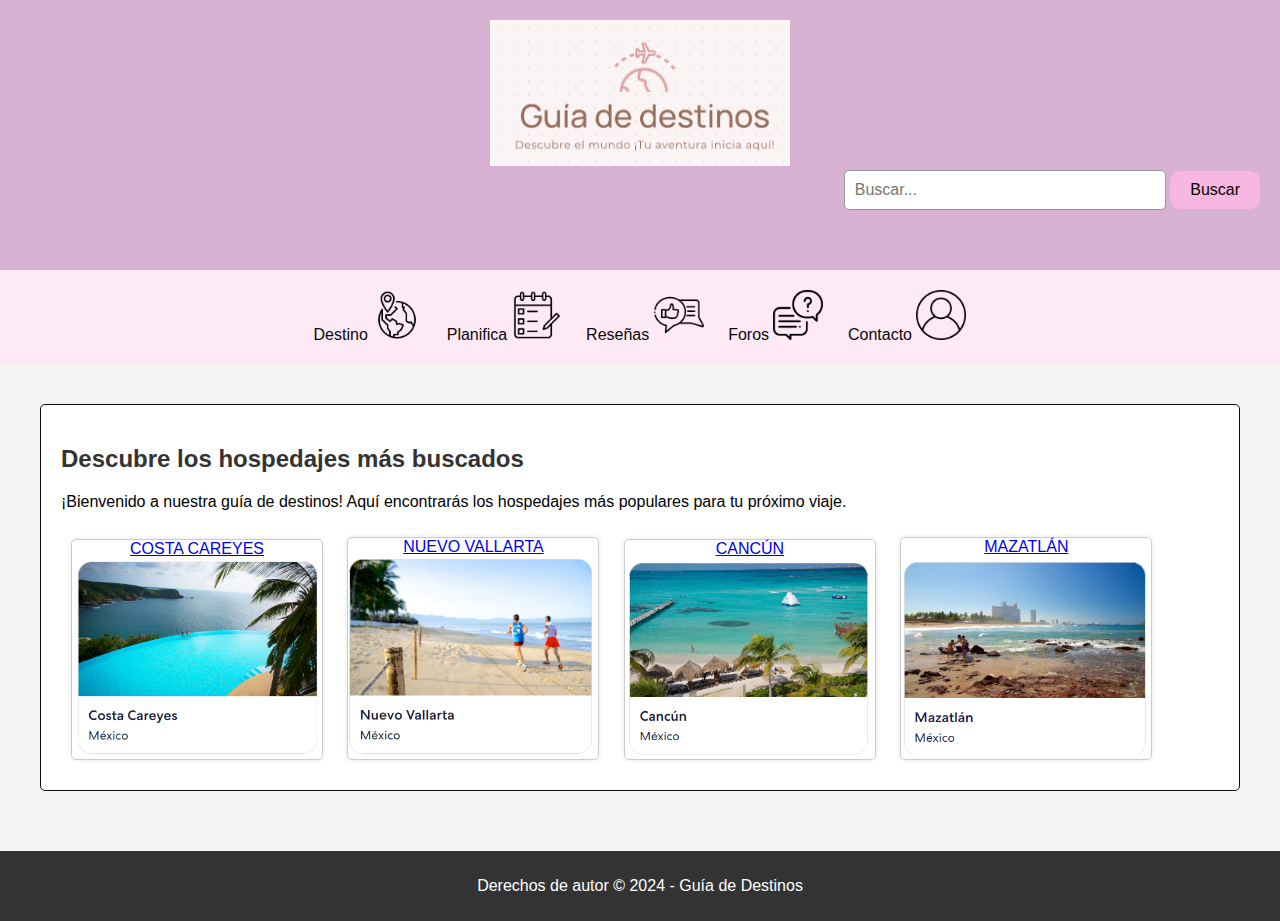
<file: index.html>
<!DOCTYPE html>
<html lang="es">
<head>
    <meta charset="UTF-8">
    <meta name="viewport" content="width=device-width, initial-scale=1.0">
    <title>Guía de Destinos</title>
    <link rel="stylesheet" href="style.css">
</head>
<body>
    <header>
        <!-- Logo de la página -->
        <a href="">
            <img src="Img/logo.png" alt="">
        </a>
        <!-- Contenedor de búsqueda con un campo de entrada y un botón -->
        <div class="search-container">
            <input type="text" id="searchInput" onkeyup="search()" placeholder="Buscar...">
            <button onclick="search()">Buscar</button>
        </div>
    </header>
   
    <nav>
        <!-- Navegación principal con enlaces a diferentes secciones del sitio -->
        <a href="./destinos.html">Destino
            <img width="50" height="50" src="Img/destino.png" alt="">       
        </a>
        <a href="./planear3.html">Planifica
            <img width="50" height="50" src="Img/planificador.png" alt="">
        </a>
        <a href="./reseñas.html">Reseñas
            <img width="50" height="50" src="Img/buena-resena.png" alt="">
        </a>
        <a href="./foro.html">Foros
            <img width="50" height="50" src="Img/conversacion.png" alt="">
        </a>
        <a href="./Contacto.html">Contacto
            <img width="50" height="50" src="Img/usuario.png" alt="">
        </a>
    </nav>
  
    <main>
        <!-- Contenedor principal de contenido -->
        <div class="container">
            <div class="destacado">
                <h2>Descubre los hospedajes más buscados</h2>
                <p>¡Bienvenido a nuestra guía de destinos! Aquí encontrarás los hospedajes más populares para tu próximo viaje.</p>

                <!-- Enlaces a diferentes destinos con imágenes -->
                <div class="card">
                    <a href="https://www.expedia.com/Hotel-Search?adults=2&destination=Costa%20Careyes%2C%20Jalisco%2C%20M%C3%A9xico&endDate=2024-04-27&regionId=601718&semdtl=&sort=RECOMMENDED&startDate=2024-04-26&theme=&useRewards=false&userIntent=">
                        COSTA CAREYES <img width="200" height="200" src="Img/CostaCareyes.png" alt="">       
                    </a>
                </div>
              
                <div class="card">
                    <a href="https://www.expedia.mx/Hotel-Search?adults=2&destination=Nuevo%20Vallarta%2C%20Nayarit%2C%20M%C3%A9xico&endDate=2024-04-27&regionId=500691&semdtl=&sort=RECOMMENDED&startDate=2024-04-26&theme=&useRewards=false&userIntent=">
                        NUEVO VALLARTA<img width="200" height="200" src="Img/NuevoVallarta.png" alt="">
                    </a>
                </div>
             
                <div class="card">
                    <a href="https://www.expedia.mx/Hotel-Search?adults=2&destination=Canc%C3%BAn%2C%20Quintana%20Roo%2C%20M%C3%A9xico&endDate=2024-04-27&regionId=179995&semdtl=&sort=RECOMMENDED&startDate=2024-04-26&theme=&useRewards=false&userIntent=">
                        CANCÚN <img width="200" height="200" src="Img/Cancun.png" alt="">
                    </a>
                </div>
            
                <div class="card">
                    <a href="https://www.expedia.mx/Hotel-Search?adults=2&destination=Mazatl%C3%A1n%2C%20Sinaloa%2C%20M%C3%A9xico&endDate=2024-04-27&regionId=180011&semdtl=&sort=RECOMMENDED&startDate=2024-04-26&theme=&useRewards=false&userIntent=">
                        MAZATLÁN <img width="200" height="200" src="Img/Mazatlan.png" alt="">
                    </a>
                </div>
           
                <!-- Comentar un enlace a Madrid -->
                <!-- <div class="card">
                    <a href="https://www.expedia.mx/Hotel-Search?startDate=2024-04-26&endDate=2024-04-27&regionId=2198&adults=2">
                        MADRID <img width="200" height="200" src="Img/Madrid.png" alt="">
                    </a>
                </div> -->
            </div>
        </div>
    </main>
   
    <footer>
        <!-- Pie de página con derechos de autor -->
        <p>Derechos de autor © 2024 - Guía de Destinos</p>
    </footer>
    
    <script>
        function search() {
            var input, filter, container, a, p, i, txtValue;

            // Obtener el valor de búsqueda del campo de entrada
            input = document.getElementById("searchInput");
            filter = input.value.toUpperCase();
            
            // Seleccionar el contenedor principal y todos los enlaces y párrafos dentro de él
            container = document.querySelector(".container");
            a = container.getElementsByTagName("a");
            p = container.getElementsByTagName("p");
            
            // Eliminar resaltados anteriores
            for (i = 0; i < a.length; i++) {
                a[i].innerHTML = a[i].innerHTML.replace(/<span class="highlight">/g, "").replace(/<\/span>/g, "");
            }
            for (i = 0; i < p.length; i++) {
                p[i].innerHTML = p[i].innerHTML.replace(/<span class="highlight">/g, "").replace(/<\/span>/g, "");
            }
            
            // Filtrar y resaltar los enlaces que coinciden con la búsqueda
            for (i = 0; i < a.length; i++) {
                txtValue = a[i].textContent || a[i].innerText;
                if (txtValue.toUpperCase().indexOf(filter) > -1) {
                    var innerHTML = a[i].innerHTML;
                    var index = innerHTML.toUpperCase().indexOf(filter);
                    if (index >= 0) { 
                        innerHTML = innerHTML.substring(0, index) + "<span class='highlight'>" + innerHTML.substring(index, index+filter.length) + "</span>" + innerHTML.substring(index + filter.length);
                        a[i].innerHTML = innerHTML;
                    }
                    a[i].style.display = "";
                } else {
                    a[i].style.display = "none";
                }
            }

            // Filtrar y resaltar los párrafos que coinciden con la búsqueda
            for (i = 0; i < p.length; i++) {
                txtValue = p[i].textContent || p[i].innerText;
                if (txtValue.toUpperCase().indexOf(filter) > -1) {
                    var innerHTML = p[i].innerHTML;
                    var index = innerHTML.toUpperCase().indexOf(filter);
                    if (index >= 0) { 
                        innerHTML = innerHTML.substring(0, index) + "<span class='highlight'>" + innerHTML.substring(index, index+filter.length) + "</span>" + innerHTML.substring(index + filter.length);
                        p[i].innerHTML = innerHTML;
                    }
                    p[i].style.display = "";
                } else {
                    p[i].style.display = "none";
                }
            }
        }
    </script>

</body>
</html>
</file>
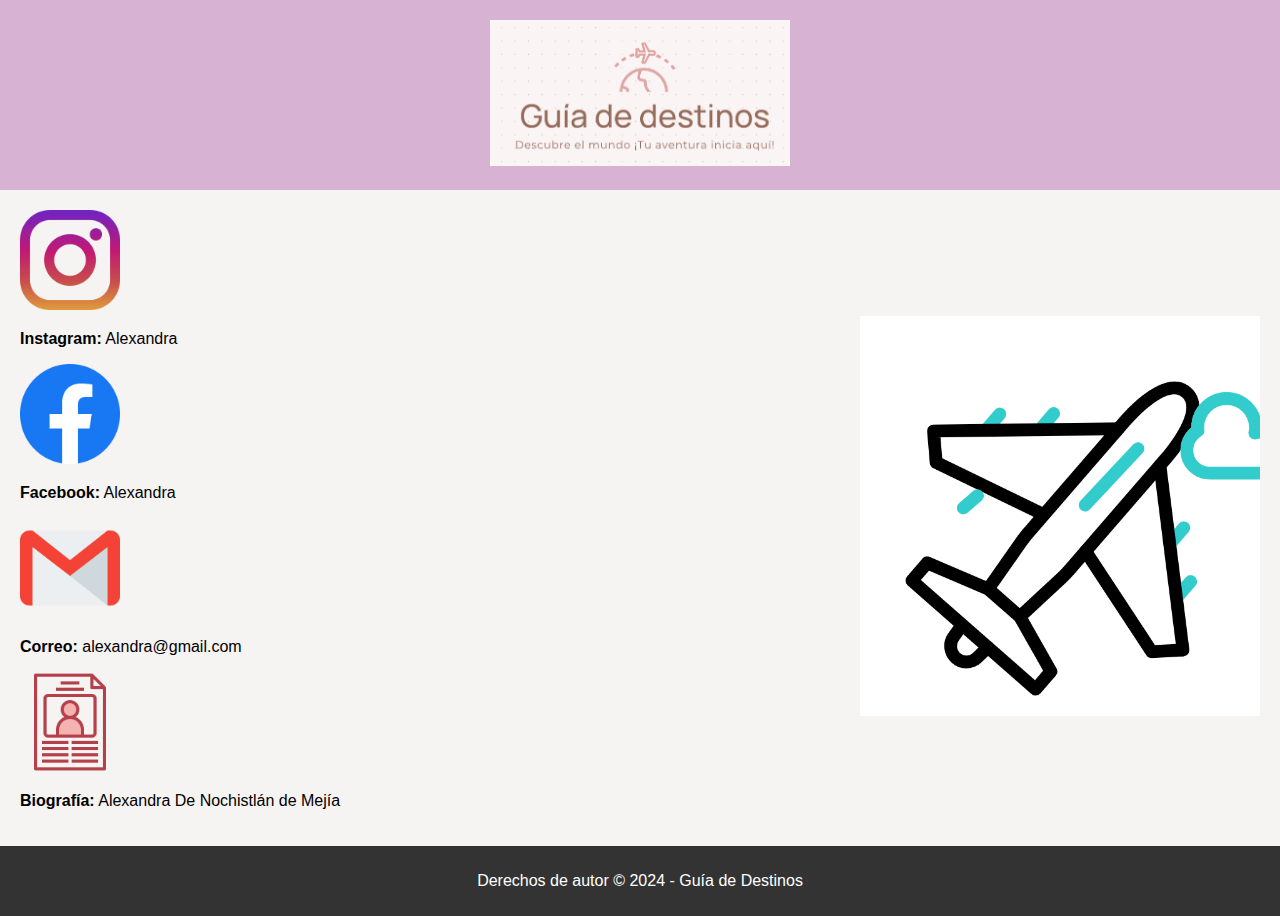
<file: Contacto.html>
<!DOCTYPE html>
<html lang="es">
<head>
  <meta charset="UTF-8">
  <meta name="viewport" content="width=device-width, initial-scale=1.0">
  <title>Contacto</title>
  <link rel="stylesheet" href="style.css">
</head>
<body>

<header>
  <!-- Logo de la empresa -->
  <img width="300" height="200" src="./Img/logo.png" alt="Logo de la empresa">
</header>

<main>
  <div class="contenedor">
    <!-- Información de contacto -->
    <div class="contact-info">
      <!-- Instagram -->
      <img width="100" height="100" src="./Img/instagram.png" alt="">
      <p><strong>Instagram:</strong> Alexandra</p>

      <!-- Facebook -->
      <img width="100" height="100" src="./Img/facebook.png" alt="">
      <p><strong>Facebook:</strong> Alexandra</p>

      <!-- Correo -->
      <img width="100" height="100" src="./Img/gmail.png" alt="">
      <p><strong>Correo:</strong> alexandra@gmail.com</p>

      <!-- Biografía -->
      <img width="100" height="100" src="./Img/biografia.png" alt="">
      <p><strong>Biografía:</strong> Alexandra De Nochistlán de Mejía</p>
    </div>

    <!-- Imagen de contacto -->
    <div class="contact-image">
      <img width="400" height="400" src="./Img/avion.gif" alt="Tu imagen">
    </div>
  </div>
</main>

<footer>
  <!-- Derechos de autor -->
  <p>Derechos de autor © 2024 - Guía de Destinos</p>
</footer>

</body>
</html>
</file>
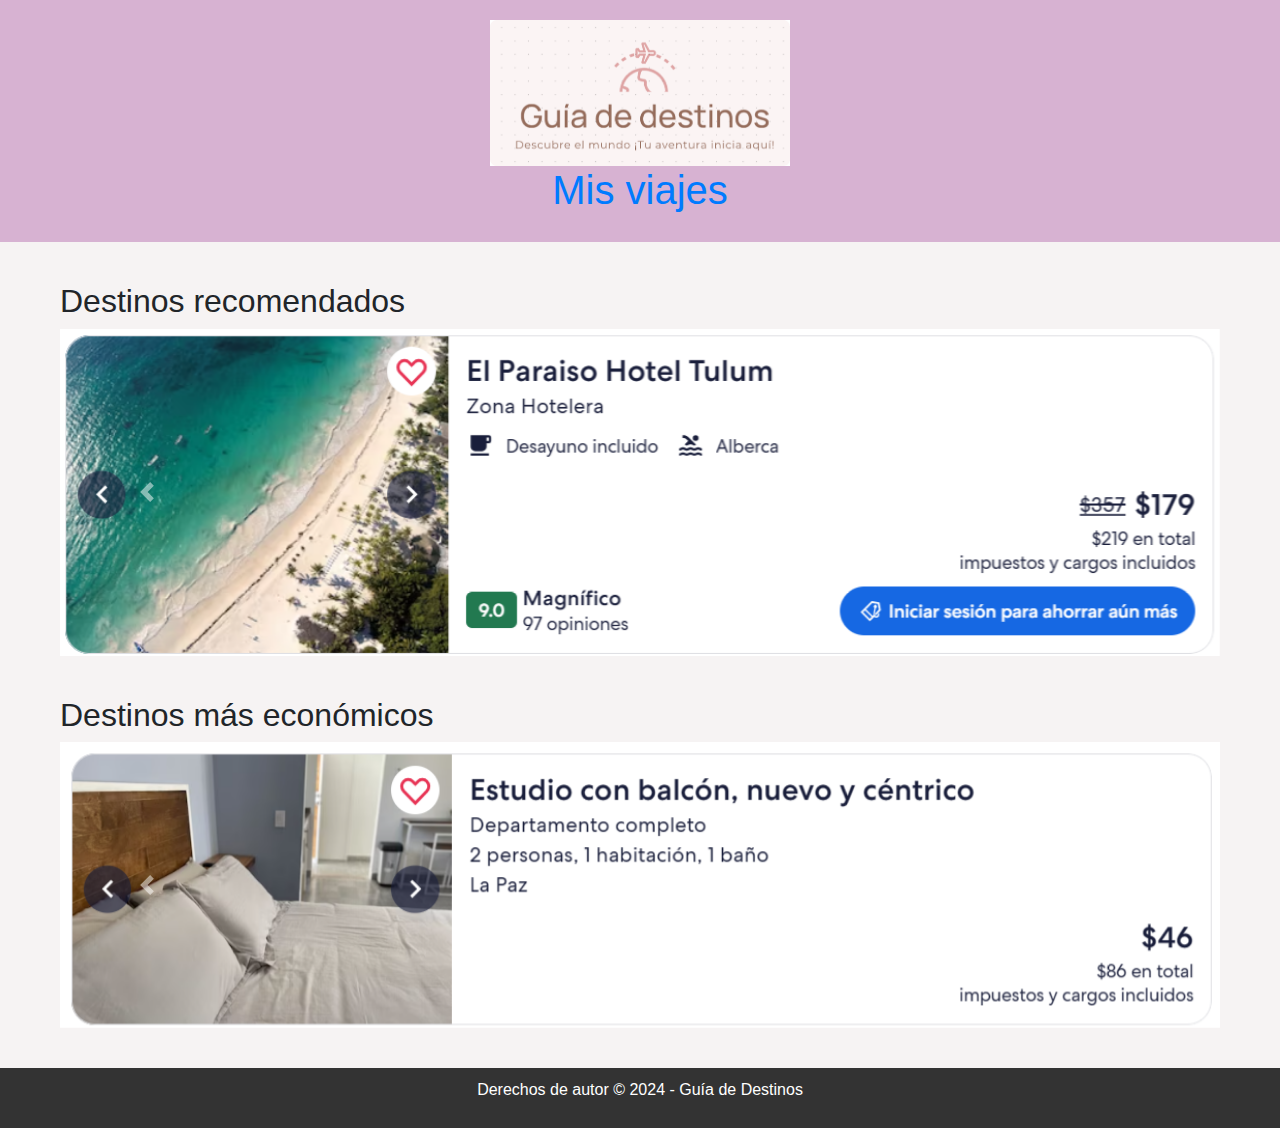
<file: destinos.html>
<!DOCTYPE html>
<html lang="es">
<head>
  <!-- Metadatos del documento -->
  <meta charset="UTF-8">
  <meta name="viewport" content="width=device-width, initial-scale=1.0">
  <title>Destinos</title>
  <!-- Enlace a la hoja de estilos de Bootstrap -->
  <link href="https://maxcdn.bootstrapcdn.com/bootstrap/4.5.2/css/bootstrap.min.css" rel="stylesheet">
  <!-- Enlace a la hoja de estilos personalizada -->
  <link rel="stylesheet" href="style.css">
</head>
<body>

<header>
  <!-- Enlace al logo de la empresa -->
  <a href="#">
    <img src="./Img/logo.png" alt="Logo de la empresa">
  </a>
  <!-- Enlace al título de la página "Mis viajes" -->
  <a href="./destinos3.html"><h1>Mis viajes</h1></a>
</header>

<main>
  <!-- Contenedor principal para los destinos recomendados -->
  <div class="container">
    <h2>Destinos recomendados</h2>
    <!-- Carrusel de Bootstrap para los destinos recomendados -->
    <div id="carouselRecomendados" class="carousel slide" data-ride="carousel">
      <div class="carousel-inner">
        <!-- Primera diapositiva activa del carrusel -->
        <div class="carousel-item active">
          <a href="https://www.expedia.com/es/Tulum-Hoteles-El-Paraiso-Hotel-Tulum.h45712913.Informacion-Hotel?chkin=2024-05-09&chkout=2024-05-10&x_pwa=1&rfrr=HSR&pwa_ts=1714084013536&referrerUrl=aHR0cHM6Ly93d3cuZXhwZWRpYS5jb20vSG90ZWwtU2VhcmNo&useRewards=false&rm1=a2&regionId=182189&destination=Tulum%2C+Quintana+Roo%2C+M%C3%A9xico&destType=MARKET&neighborhoodId=553248635939575953&latLong=20.211418%2C-87.465347&sort=RECOMMENDED&top_dp=179&top_cur=USD&userIntent=&selectedRoomType=229811167&selectedRatePlan=380373899&searchId=77913d02-0ce4-4f47-9872-26be9d787ba8&propertyName=El+Paraiso+Hotel+Tulum">
          <img class="d-block w-100" src="Img/1.1.png" alt="">       
          </a>
        </div>
        <!-- Segunda diapositiva del carrusel -->
        <div class="carousel-item">
          <a href="https://www.expedia.com/es/Tulum-Hoteles-Papaya-Playa-Project.h1500531.Informacion-Hotel?chkin=2024-05-09&chkout=2024-05-10&x_pwa=1&rfrr=HSR&pwa_ts=1714084016276&referrerUrl=aHR0cHM6Ly93d3cuZXhwZWRpYS5jb20vSG90ZWwtU2VhcmNo&useRewards=false&rm1=a2&regionId=182189&destination=Tulum%2C+Quintana+Roo%2C+M%C3%A9xico&destType=MARKET&neighborhoodId=553248635939575953&latLong=20.211418%2C-87.465347&sort=RECOMMENDED&top_dp=312&top_cur=USD&userIntent=&selectedRoomType=201915227&selectedRatePlan=386265742&searchId=77913d02-0ce4-4f47-9872-26be9d787ba8&propertyName=Papaya+Playa+Project">
           <img class="d-block w-100" src="Img/1.2.png" alt="">
          </a>
        </div>
        <!-- Tercera diapositiva del carrusel -->
        <div class="carousel-item">
          <a href="https://www.expedia.com/es/Tepatitlan-De-Morelos-Hoteles-Apartamento-En-Suite.h101242203.Informacion-Hotel?chkin=2024-05-09&chkout=2024-05-10&x_pwa=1&rfrr=HSR&pwa_ts=1714084140040&referrerUrl=aHR0cHM6Ly93d3cuZXhwZWRpYS5jb20vSG90ZWwtU2VhcmNo&useRewards=false&rm1=a2&regionId=6051279&destination=Tepatitl%C3%A1n+de+Morelos%2C+Jalisco%2C+M%C3%A9xico&destType=MARKET&latLong=20.816296%2C-102.763367&sort=RECOMMENDED&top_dp=107&top_cur=USD&userIntent=&selectedRoomType=101242203&selectedRatePlan=00016496a51f2e044028aed621b0e0eaafa1&searchId=159eb58a-8f8f-4b75-be1b-a9fd03b30ec7&propertyName=Apartamento+en+Suite">
            <img class="d-block w-100" src="Img/1.3.png" alt="">
          </a>
        </div>
        <!-- Cuarta diapositiva del carrusel -->
        <div class="carousel-item">
          <a href="https://www.expedia.com/es/Aguascalientes-Hoteles-Fiesta-Inn-Aguascalientes-Patio.h30407635.Informacion-Hotel?chkin=2024-05-09&chkout=2024-05-10&x_pwa=1&rfrr=HSR&pwa_ts=1714084266999&referrerUrl=aHR0cHM6Ly93d3cuZXhwZWRpYS5jb20vSG90ZWwtU2VhcmNo&useRewards=false&rm1=a2&regionId=315&destination=Aguascalientes%2C+Aguascalientes%2C+M%C3%A9xico&destType=MARKET&latLong=21.880852%2C-102.296016&sort=RECOMMENDED&top_dp=128&top_cur=USD&userIntent=&selectedRoomType=216021641&selectedRatePlan=260086554&searchId=65175174-ae74-4bc5-a180-06516f80ad38">
            <img class="d-block w-100" src="Img/1.4.png" alt="">
          </a>
        </div>
      </div>
      <!-- Controles del carrusel -->
      <a class="carousel-control-prev" href="#carouselRecomendados" role="button" data-slide="prev">
        <span class="carousel-control-prev-icon" aria-hidden="true"></span>
        <span class="sr-only">Anterior</span>
      </a>
      <a class="carousel-control-next" href="#carouselRecomendados" role="button" data-slide="next">
        <span class="carousel-control-next-icon" aria-hidden="true"></span>
        <span class="sr-only">Siguiente</span>
      </a>
    </div>
  </div> 
   
  <!-- Contenedor principal para los destinos más económicos -->
  <div class="container">
    <h2>Destinos más económicos</h2>
    <!-- Carrusel de Bootstrap para los destinos más económicos -->
    <div id="carouselEconomicos" class="carousel slide" data-ride="carousel">
      <div class="carousel-inner">
        <!-- Primera diapositiva activa del carrusel -->
        <div class="carousel-item active">
          <a href="https://www.expedia.com/es/La-Paz-Hoteles-Tibeti-Estudio-Con-Balcon.h91573664.Informacion-Hotel?chkin=2024-05-09&chkout=2024-05-10&x_pwa=1&rfrr=HSR&pwa_ts=1714083248084&referrerUrl=aHR0cHM6Ly93d3cuZXhwZWRpYS5jb20vSG90ZWwtU2VhcmNo&useRewards=false&rm1=a2&regionId=2005&destination=La+Paz%2C+Baja+California+Sur%2C+M%C3%A9xico&destType=MARKET&latLong=24.142641%2C-110.312752&sort=RECOMMENDED&top_dp=46&top_cur=USD&userIntent=&selectedRoomType=91573664&selectedRatePlan=00048eb6a1513d264fa28313ee749cad189f&searchId=07d1c3dd-0499-4eb5-875c-b6bdab73bde8&propertyName=Estudio+con+balc%C3%B3n%2C+nuevo+y+c%C3%A9ntrico">
            <img class="d-block w-100" src="Img/1.png" alt="">       
          </a>
        </div>
        <!-- Segunda diapositiva del carrusel -->
        <div class="carousel-item">
          <a href="https://www.expedia.com/es/La-Paz-Hoteles-Baja-Real-Hostel-Boutique.h99509542.Informacion-Hotel?chkin=2024-05-09&chkout=2024-05-10&x_pwa=1&rfrr=HSR&pwa_ts=1714083248087&referrerUrl=aHR0cHM6Ly93d3cuZXhwZWRpYS5jb20vSG90ZWwtU2VhcmNo&useRewards=false&rm1=a2&regionId=2005&destination=La+Paz%2C+Baja+California+Sur%2C+M%C3%A9xico&destType=MARKET&latLong=24.142641%2C-110.312752&sort=RECOMMENDED&top_dp=55&top_cur=USD&userIntent=&selectedRoomType=323662216&selectedRatePlan=392488761&searchId=07d1c3dd-0499-4eb5-875c-b6bdab73bde8&propertyName=Baja+Real+Hotel+Boutique">
            <img class="d-block w-100" src="Img/2.png" alt="">
          </a>
        </div>
        <!-- Tercera diapositiva del carrusel -->
        <div class="carousel-item">
          <a href="https://www.expedia.com/es/La-Manzanilla-Hoteles-Bungalows-Casa-Blanca-By-Rotamundos.h61502015.Informacion-Hotel?chkin=2024-04-26&chkout=2024-04-27&x_pwa=1&rfrr=HSR&pwa_ts=1714083301628&referrerUrl=aHR0cHM6Ly93d3cuZXhwZWRpYS5jb20vSG90ZWwtU2VhcmNo&useRewards=false&rm1=a2&regionId=601718&destination=Costa+Careyes%2C+Jalisco%2C+M%C3%A9xico&destType=MARKET&selected=95296306&latLong=19.443254%2C-105.02945&sort=RECOMMENDED&top_dp=45&top_cur=USD&userIntent=&selectedRoomType=230471339&selectedRatePlan=276403396&searchId=26a23dd9-a3af-4824-a965-4469cbc50356&propertyName=Bungalows+Casa+Blanca">
            <img class="d-block w-100" src="Img/3.png" alt="">
          </a>
        </div>
        <!-- Cuarta diapositiva del carrusel -->
        <div class="carousel-item">
          <a href="https://www.expedia.com/es/Madrid-Hoteles-Ibis-Budget-Madrid-Aeropuerto.h100619217.Informacion-Hotel?chkin=2024-05-09&chkout=2024-05-10&x_pwa=1&rfrr=HSR&pwa_ts=1714083442728&referrerUrl=aHR0cHM6Ly93d3cuZXhwZWRpYS5jb20vSG90ZWwtU2VhcmNo&useRewards=false&rm1=a2&regionId=2198&destination=Madrid%2C+Comunidad+de+Madrid%2C+Espa%C3%B1a&destType=MARKET&neighborhoodId=553248635976395181&latLong=40.416784%2C-3.703795&sort=RECOMMENDED&top_dp=75&top_cur=USD&userIntent=&selectedRoomType=323865676&selectedRatePlan=393022123&searchId=7c282aed-d5bc-41c0-8b86-e096950fe022&propertyName=Ibis+Budget+Madrid+Aeropuerto">
            <img class="d-block w-100" src="Img/4.png" alt="">
          </a>
        </div>
      </div>
      <!-- Controles del carrusel -->
      <a class="carousel-control-prev" href="#carouselEconomicos" role="button" data-slide="prev">
        <span class="carousel-control-prev-icon" aria-hidden="true"></span>
        <span class="sr-only">Anterior</span>
      </a>
      <a class="carousel-control-next" href="#carouselEconomicos" role="button" data-slide="next">
        <span class="carousel-control-next-icon" aria-hidden="true"></span>
        <span class="sr-only">Siguiente</span>
      </a>
    </div>
  </div>   
</main>

<footer>
  <!-- Pie de página con derechos de autor -->
  <p>Derechos de autor © 2024 - Guía de Destinos</p>
</footer>

<!-- Enlaces a los scripts de jQuery, Popper.js y Bootstrap para la funcionalidad del carrusel -->
<script src="https://ajax.googleapis.com/ajax/libs/jquery/3.5.1/jquery.min.js"></script>
<script src="https://cdnjs.cloudflare.com/ajax/libs/popper.js/1.16.0/umd/popper.min.js"></script>
<script src="https://maxcdn.bootstrapcdn.com/bootstrap/4.5.2/js/bootstrap.min.js"></script>

<script>
  // JavaScript para la funcionalidad del carrusel
  $(document).ready(function(){
    $('#carouselRecomendados').carousel({
      interval: 3000 // Tiempo en milisegundos entre cada transición de diapositiva
    });
  });
</script>

</body>
</html>
</file>
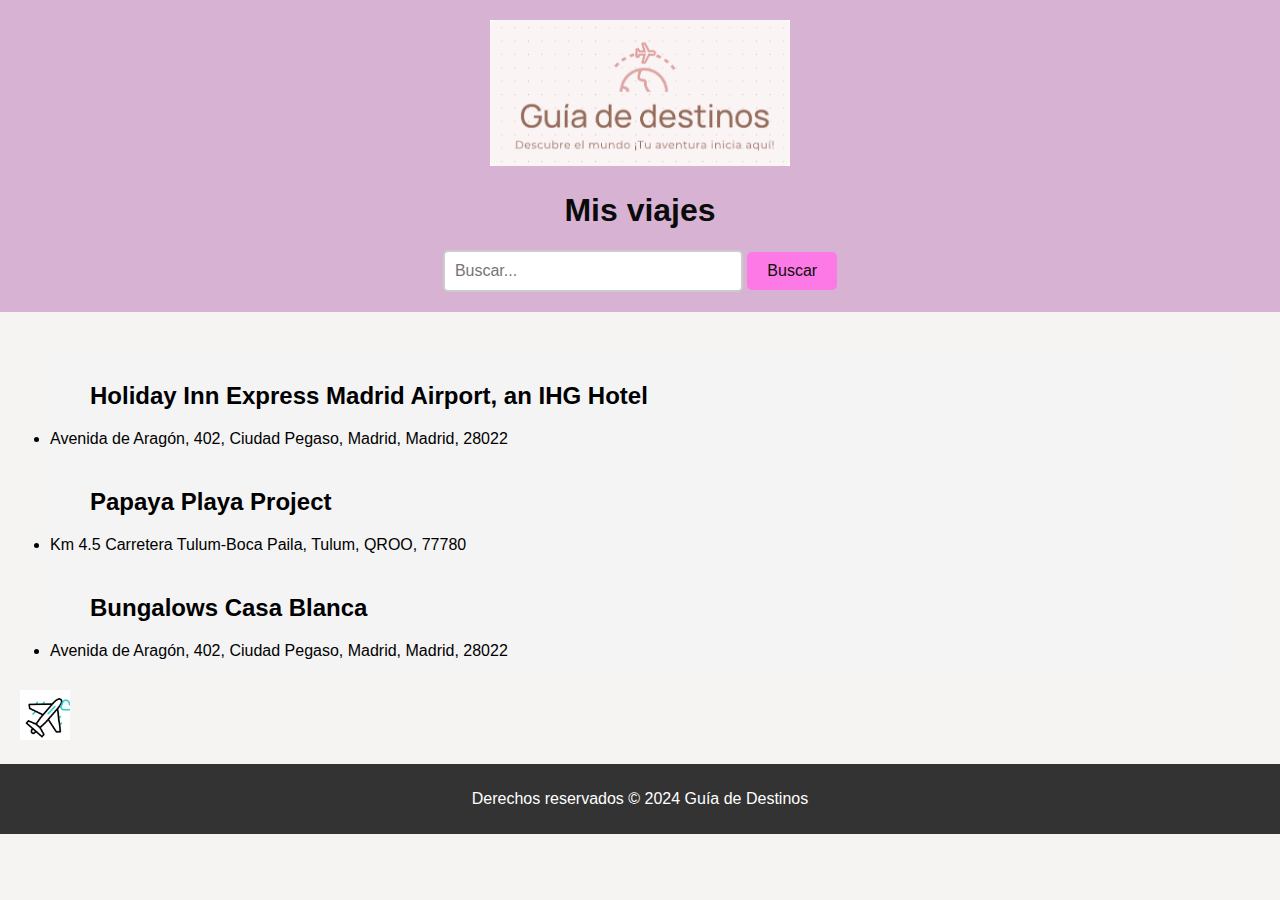
<file: destinos3.html>
<!DOCTYPE html>
<html lang="es">
<head>
  <!-- Declaración del tipo de documento y lenguaje principal -->
  <meta charset="UTF-8">
  <!-- Metadato para asegurar que el ancho de la página se ajuste al dispositivo -->
  <meta name="viewport" content="width=device-width, initial-scale=1.0">
  <!-- Título de la página -->
  <title>Mis viajes</title>
  <!-- Enlace a la hoja de estilos externa -->
  <link rel="stylesheet" href="style.css">
</head>
<body>

<header>
  <!-- Imagen del logo de la empresa -->
  <img src="./Img/logo.png" alt="Logo de la empresa">
  <!-- Título principal de la página -->
  <h1>Mis viajes</h1>
  <!-- Formulario de búsqueda -->
  <form id="searchForm" action="#" method="get">
    <!-- Campo de entrada para la búsqueda -->
    <input type="search" name="search" id="search" placeholder="Buscar...">
    <!-- Botón para enviar el formulario -->
    <button type="submit">Buscar</button>
  </form>
</header>

<main>
  <!-- Contenedor principal de las ubicaciones -->
  <div class="container">
    <!-- Primera ubicación -->
    <div class="location" id="location1">
      <ul>
        <!-- Título de la ubicación -->
        <h2>Holiday Inn Express Madrid Airport, an IHG Hotel</h2>
      </ul>
      <!-- Dirección de la ubicación -->
      <li> Avenida de Aragón, 402, Ciudad Pegaso, Madrid, Madrid, 28022</li>
    </div>
    <!-- Segunda ubicación -->
    <div class="location" id="location2">
      <ul>
        <!-- Título de la ubicación -->
        <h2>Papaya Playa Project</h2>
      </ul>
      <!-- Dirección de la ubicación -->
      <li> Km 4.5 Carretera Tulum-Boca Paila, Tulum, QROO, 77780</li>
    </div>
    <!-- Tercera ubicación -->
    <div class="location" id="location3">
      <ul>
        <!-- Título de la ubicación -->
        <h2>Bungalows Casa Blanca</h2>
      </ul>
      <!-- Dirección de la ubicación -->
      <li> Avenida de Aragón, 402, Ciudad Pegaso, Madrid, Madrid, 28022</li>
    </div>
  </div>
  <!-- Imagen de un avión -->
  <img width="50" height="50" src="./Img/avion.gif" alt="">
</main>

<footer>
  <!-- Pie de página con derechos de autor -->
  <p>Derechos reservados &copy; 2024 Guía de Destinos</p>
</footer>

<!-- Script para añadir funcionalidad de búsqueda -->
<script>
  // Obtener el formulario de búsqueda
  const searchForm = document.getElementById('searchForm');
  // Obtener todas las ubicaciones
  const locations = document.querySelectorAll('.location');

  // Añadir un evento al formulario para manejar el envío
  searchForm.addEventListener('submit', function(event) {
    // Evitar el envío del formulario
    event.preventDefault();

    // Obtener el término de búsqueda y convertirlo a minúsculas
    const searchTerm = document.getElementById('search').value.trim().toLowerCase();

    // Recorrer todas las ubicaciones
    locations.forEach(location => {
      // Obtener el contenido de la ubicación y convertirlo a minúsculas
      const locationContent = location.textContent.trim().toLowerCase();
      // Verificar si el contenido incluye el término de búsqueda
      if (locationContent.includes(searchTerm)) {
        // Si lo incluye, mostrar la ubicación
        location.classList.remove('hidden');
      } else {
        // Si no lo incluye, ocultar la ubicación
        location.classList.add('hidden');
      }
    });
  });
</script>

</body>
</html>
</file>
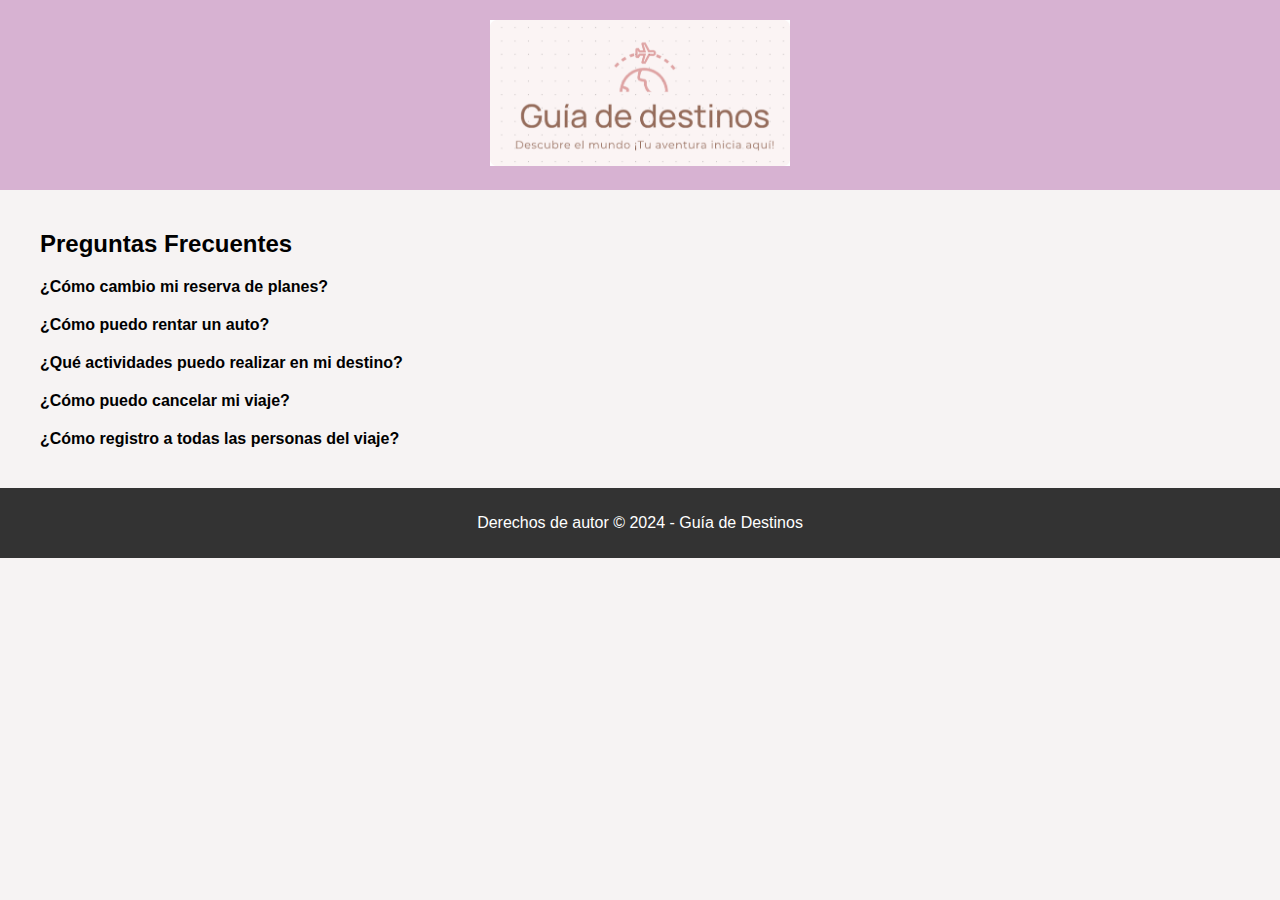
<file: foro.html>
<!DOCTYPE html>
<html lang="es">
<head>
  <meta charset="UTF-8">
  <meta name="viewport" content="width=device-width, initial-scale=1.0">
  <title>Preguntas Frecuentes</title>
  <link rel="stylesheet" href="style.css">
  <style>
    /* Estilos CSS */
    .faq-item {
      margin-bottom: 20px;
    }
    .question {
      font-weight: bold;
      cursor: pointer;
    }
    .answer {
      display: none;
      margin-top: 10px;
    }
  </style>
</head>
<body>

    <header>
        <a href="">
            <img width="300" height="200" src="Img/logo.png" alt="">
        </a>
    </header>

<div class="container">
  <h2>Preguntas Frecuentes</h2>

  <div class="faq-item">
    <div class="question">¿Cómo cambio mi reserva de planes?</div>
    <div class="answer">Puedes cambiar tu reserva de planes contactando a nuestro equipo de atención al cliente. Ellos estarán encantados de ayudarte a encontrar una solución adecuada.</div>
  </div>

  <div class="faq-item">
    <div class="question">¿Cómo puedo rentar un auto?</div>
    <div class="answer">Para rentar un auto, puedes utilizar nuestro servicio de alquiler de autos en línea. Solo necesitas ingresar tus detalles de viaje y seleccionar el auto que mejor se adapte a tus necesidades.</div>
  </div>

  <div class="faq-item">
    <div class="question">¿Qué actividades puedo realizar en mi destino?</div>
    <div class="answer">Hay una amplia variedad de actividades que puedes realizar en tu destino, como tours guiados, deportes acuáticos, excursiones culturales y mucho más. Te recomendamos explorar nuestras guías de destinos para obtener más información sobre las actividades disponibles.</div>
  </div>

  <div class="faq-item">
    <div class="question">¿Cómo puedo cancelar mi viaje?</div>
    <div class="answer">Puedes cancelar tu viaje comunicándote con nuestro equipo de soporte. Ten en cuenta que pueden aplicarse cargos por cancelación, dependiendo de la política de cancelación de tu reserva.</div>
  </div>

  <div class="faq-item">
    <div class="question">¿Cómo registro a todas las personas del viaje?</div>
    <div class="answer">Para registrar a todas las personas que viajarán contigo, simplemente proporciona sus detalles al hacer la reserva. Asegúrate de incluir la información correcta de cada pasajero para evitar problemas durante el viaje.</div>
  </div>

</div>

<script>
  // JavaScript para mostrar/ocultar respuestas
  const questions = document.querySelectorAll('.question');

  questions.forEach(question => {
    question.addEventListener('click', () => {
      const answer = question.nextElementSibling;
      answer.style.display = answer.style.display === 'block' ? 'none' : 'block';
    });
  });
</script>
<footer>
  <p>Derechos de autor © 2024 - Guía de Destinos</p>
</footer>
</body>
</html>
</file>
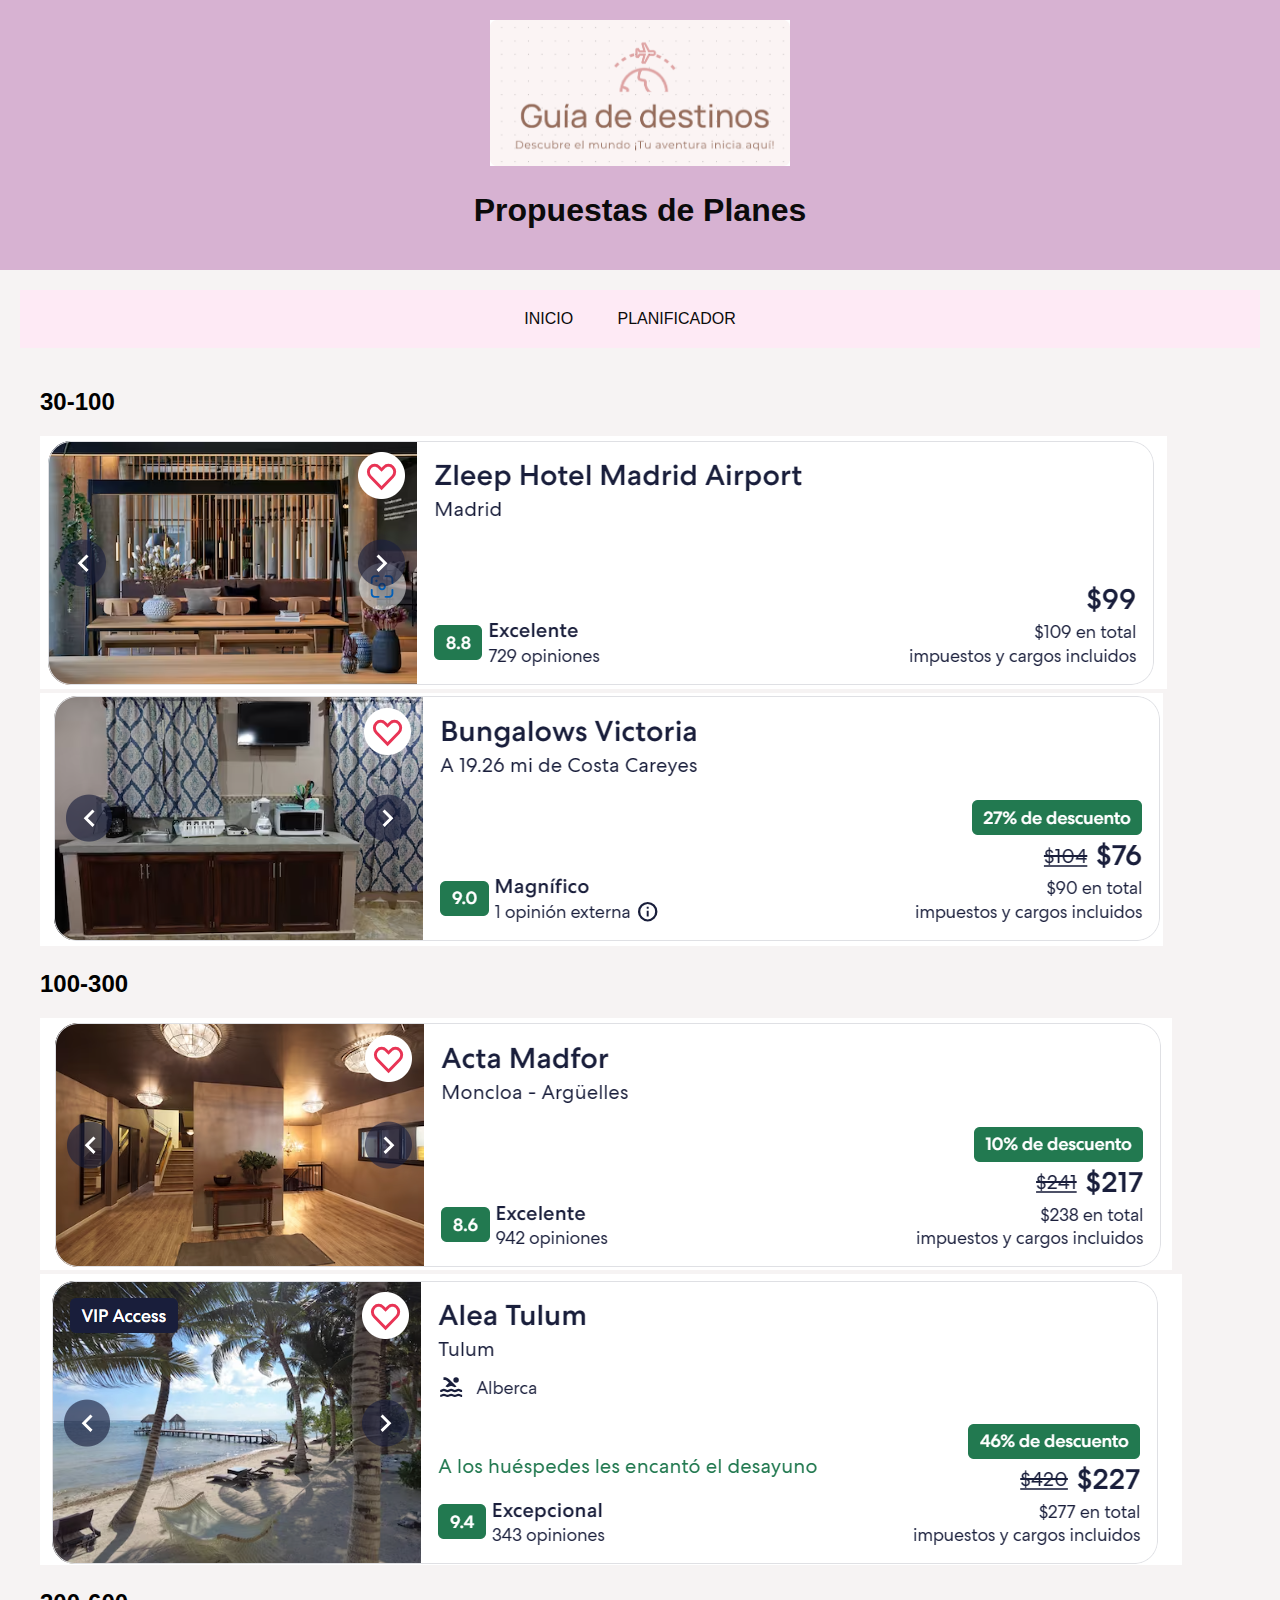
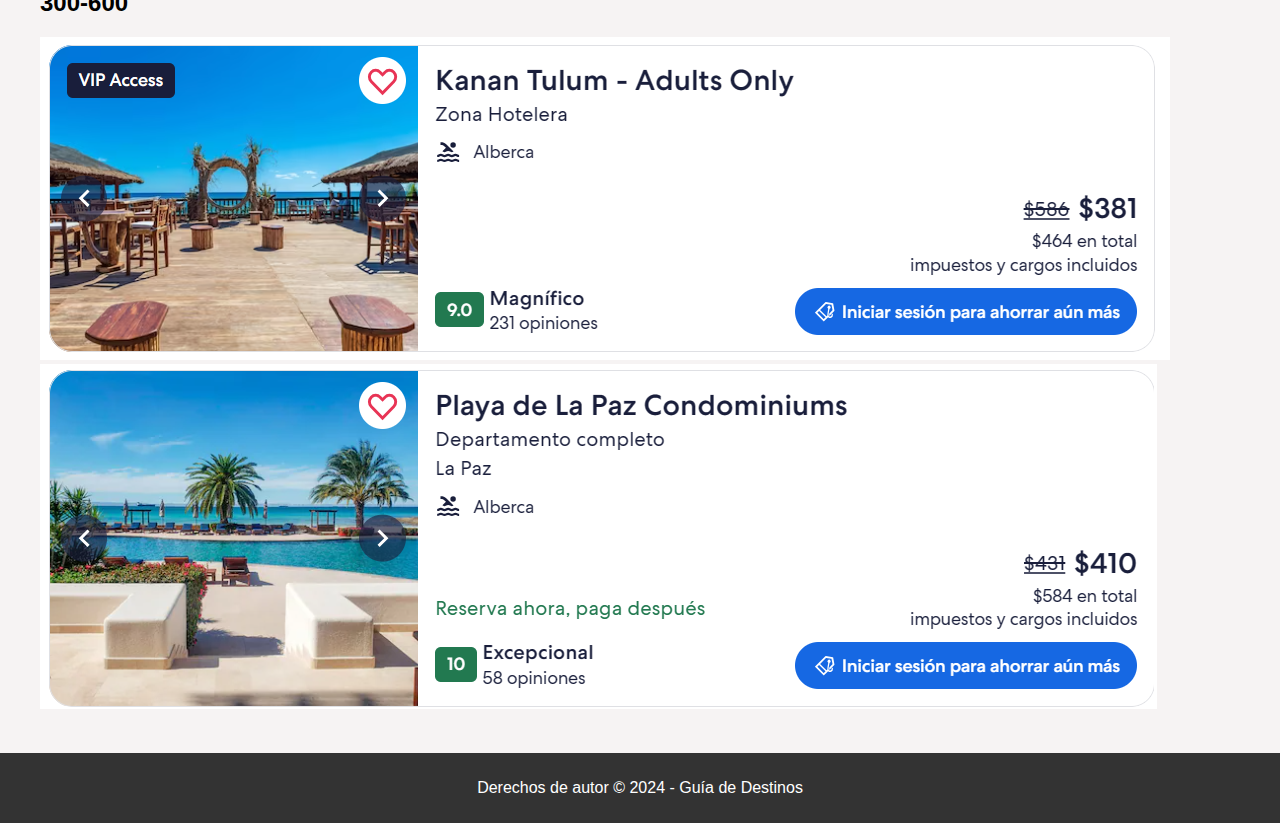
<file: Propuestas.html>
<!DOCTYPE html>
<html lang="es">
<head>
    <meta charset="UTF-8">
    <meta name="viewport" content="width=device-width, initial-scale=1.0">
    <title>Propuestas de Planes</title>
    <link rel="stylesheet" href="style.css">

</head>
<body>
    <header>
        <a href="">
            <img src="./Img/logo.png" alt="Logo">
        </a>
        <h1>Propuestas de Planes</h1>
    </header>

    <main>
        <nav>
            <ul>
                <li><a href="./index.html">INICIO</a></li>
                <li><a href="./planear3.html">PLANIFICADOR</a></li>
     
            </ul>
        </nav>
        <section class="container">
            <a name="PROPUESTA"></a>
      

            <!-- PROPUESTAS EN RANGO DE DINERO EN DOLARES -->
            <h2>30-100</h2>
            <a href="https://www.expedia.com/es/Madrid-Hoteles-Zleep-Hotel-Madrid-Airport.h83323148.Informacion-Hotel?chkin=2024-05-10&chkout=2024-05-11&x_pwa=1&rfrr=HSR&pwa_ts=1714155868170&referrerUrl=aHR0cHM6Ly93d3cuZXhwZWRpYS5jb20vSG90ZWwtU2VhcmNo&useRewards=false&rm1=a2&regionId=2198&destination=Madrid%2C+Comunidad+de+Madrid%2C+Espa%C3%B1a&destType=MARKET&neighborhoodId=553248635976395181&latLong=40.416784%2C-3.703795&sort=RECOMMENDED&top_dp=99&top_cur=USD&userIntent=&selectedRoomType=321645656&selectedRatePlan=389205837&searchId=8cb9f0a1-1ef0-46c4-87eb-bb48ee4735d9&propertyName=Zleep+Hotel+Madrid+Airport">
                <img src="Img/30-100.2.png" alt="Hotel en Madrid por 30-100 dólares">
            </a>
            <a href="https://www.expedia.com/es/La-Manzanilla-Hoteles-Bungalows-Victoria.h83042024.Informacion-Hotel?chkin=2024-04-26&chkout=2024-04-27&x_pwa=1&rfrr=HSR&pwa_ts=1714156571762&referrerUrl=aHR0cHM6Ly93d3cuZXhwZWRpYS5jb20vSG90ZWwtU2VhcmNo&useRewards=false&rm1=a2&regionId=601718&destination=Costa+Careyes%2C+Jalisco%2C+M%C3%A9xico&destType=MARKET&latLong=19.443254%2C-105.02945&sort=RECOMMENDED&top_dp=76&top_cur=USD&userIntent=&selectedRoomType=319642646&selectedRatePlan=387046614&searchId=2617522b-9990-48e1-8ba4-a66c4f18c7b5&propertyName=Bungalows+Victoria">
                <img src="Img/30-100.png" alt="Bungalows Victoria por 30-100 dólares">
            </a>

            <h2>100-300</h2>
            <a href="https://www.expedia.com/es/Madrid-Hoteles-Acta-Madfor.h5508841.Informacion-Hotel?chkin=2024-05-10&chkout=2024-05-11&x_pwa=1&rfrr=HSR&pwa_ts=1714155868169&referrerUrl=aHR0cHM6Ly93d3cuZXhwZWRpYS5jb20vSG90ZWwtU2VhcmNo&useRewards=false&rm1=a2&regionId=2198&destination=Madrid%2C+Comunidad+de+Madrid%2C+Espa%C3%B1a&destType=MARKET&neighborhoodId=179720&latLong=40.416784%2C-3.703795&sort=RECOMMENDED&top_dp=217&top_cur=USD&userIntent=&selectedRoomType=200294602&selectedRatePlan=206876306&searchId=8cb9f0a1-1ef0-46c4-87eb-bb48ee4735d9&propertyName=Acta+Madfor">
                <img src="Img/100-300.png" alt="Hotel Acta Madfor por 100-300 dólares">
            </a>
            <a href="https://www.expedia.com/es/Tulum-Hoteles-Alea-Tulum-By-Blue-Sky.h31843159.Informacion-Hotel?chkin=2024-05-10&chkout=2024-05-11&x_pwa=1&rfrr=HSR&pwa_ts=1714155956639&referrerUrl=aHR0cHM6Ly93d3cuZXhwZWRpYS5jb20vSG90ZWwtU2VhcmNo&useRewards=false&rm1=a2&regionId=182189&destination=Tulum%2C+Quintana+Roo%2C+M%C3%A9xico&destType=MARKET&latLong=20.211418%2C-87.465347&sort=RECOMMENDED&top_dp=227&top_cur=USD&userIntent=&selectedRoomType=221433081&selectedRatePlan=296383639&searchId=b2fc88d0-4fbc-4fa7-ae19-a7a7c3f3d9d6">
                <img src="Img/100-300.2.png" alt="Hotel Alea Tulum por 100-300 dólares">
            </a>

            <h2>300-600</h2>
            <a href="https://www.expedia.com/es/Tulum-Hoteles-Kanan-Tulum-Adults-Only.h36180839.Informacion-Hotel?chkin=2024-05-10&chkout=2024-05-11&x_pwa=1&rfrr=HSR&pwa_ts=1714155956650&referrerUrl=aHR0cHM6Ly93d3cuZXhwZWRpYS5jb20vSG90ZWwtU2VhcmNo&useRewards=false&rm1=a2&regionId=182189&destination=Tulum%2C+Quintana+Roo%2C+M%C3%A9xico&destType=MARKET&neighborhoodId=553248635939575953&latLong=20.211418%2C-87.465347&sort=RECOMMENDED&top_dp=381&top_cur=USD&userIntent=&selectedRoomType=216941918&selectedRatePlan=391203550&searchId=b2fc88d0-4fbc-4fa7-ae19-a7a7c3f3d9d6">
                <img src="Img/300-600.png" alt="Hotel Kanan Tulum por 300-600 dólares">
            </a>
            <a href="https://www.expedia.com/es/La-Paz-Hoteles-Playa-De-La-Paz-Condominiums.h33902368.Informacion-Hotel?chkin=2024-05-09&chkout=2024-05-10&x_pwa=1&rfrr=HSR&pwa_ts=1714156868208&referrerUrl=aHR0cHM6Ly93d3cuZXhwZWRpYS5jb20vSG90ZWwtU2VhcmNo&useRewards=false&rm1=a2&regionId=2005&destination=La+Paz%2C+Baja+California+Sur%2C+M%C3%A9xico&destType=MARKET&latLong=24.142641%2C-110.312752&sort=RECOMMENDED&top_dp=410&top_cur=USD&userIntent=&selectedRoomType=323969390&selectedRatePlan=393297266&searchId=43afd38c-11f0-4088-96de-7f5ea5689319">
                <img src="Img/300.600.2.png" alt="Playa de la Paz Condominiums por 300-600 dólares">
            </a>
        </section>
    </main>

    <footer>
        <p>Derechos de autor © 2024 - Guía de Destinos</p>
    </footer>
</body>
</html>
</file>
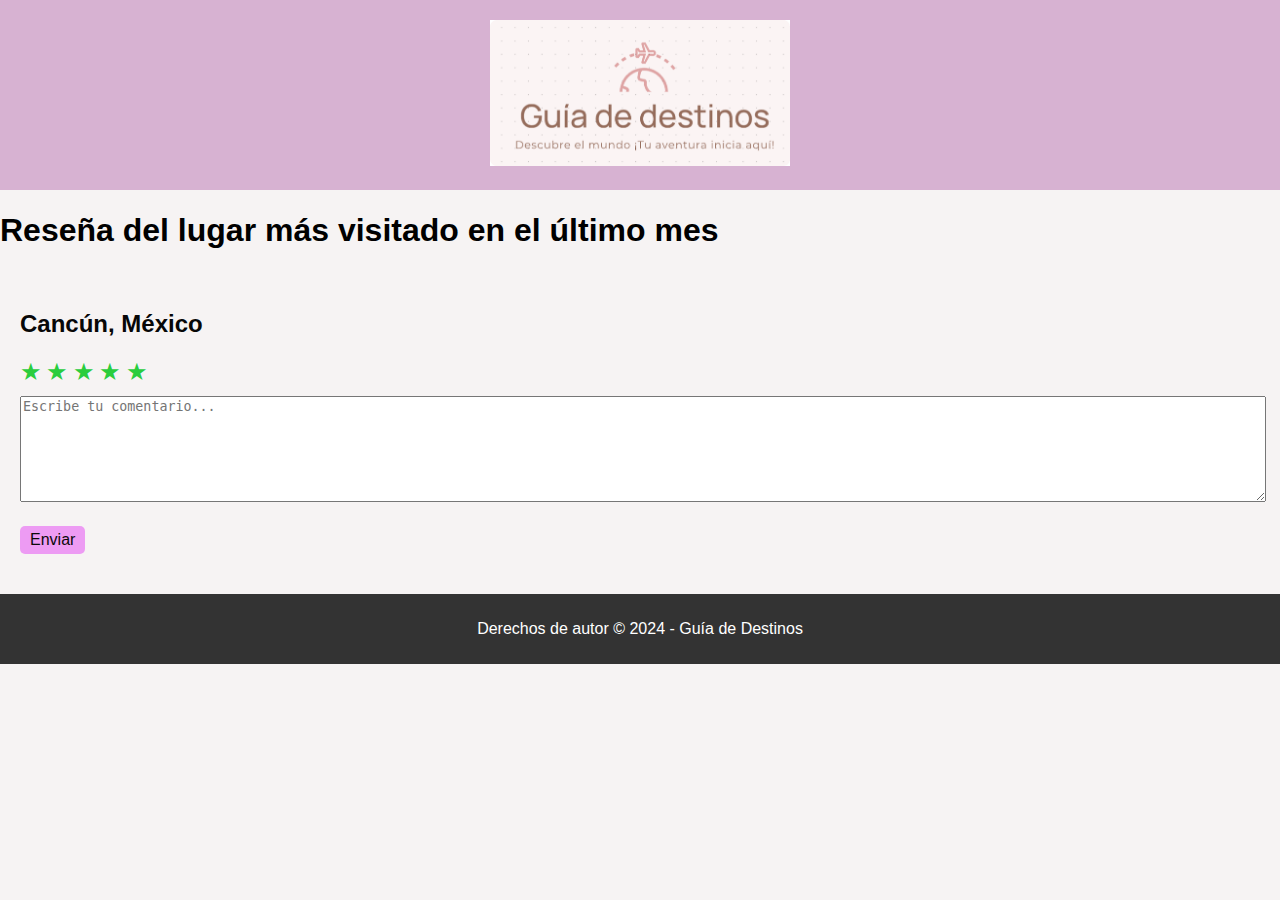
<file: reseñas.html>
<!DOCTYPE html>
<html lang="es">
<head>
  <meta charset="UTF-8">
  <meta name="viewport" content="width=device-width, initial-scale=1.0">
  <title>Reseñas</title>
  <link rel="stylesheet" href="style.css">
</head>
<body>

  <header>
    <!-- Logo de la página -->
    <a href="">
        <img src="Img/logo.png" alt="">
    </a>

</header>  
  <h1>Reseña del lugar más visitado en el último mes</h1>



 <main>
    <div class="place">
    <h2>Cancún, México</h2>
    <div class="rating">
      <span class="star" data-rating="1">★</span>
      <span class="star" data-rating="2">★</span>
      <span class="star" data-rating="3">★</span>
      <span class="star" data-rating="4">★</span>
      <span class="star" data-rating="5">★</span>
    </div>
    <textarea class="comment" placeholder="Escribe tu comentario..."></textarea>
    <button class="submit">Enviar</button>
    <div class="comment-list"></div>
  </div>
  
 </main> 

   
 <footer>
  <!-- Pie de página con derechos de autor -->
  <p>Derechos de autor © 2024 - Guía de Destinos</p>
</footer>

  <script src="main.js"></script>
</body>
</html>
</file>
<file: style.css>
/*estilo para la pagina inicio*/
    body {
      font-family: Arial, sans-serif;
      margin: 0;
      padding: 0;
      background-color: #f6f3f3;
    }
    header {
      background-color: #d7b2d2;
      color: #0b0b0b;
      text-align:center;
     /* display: flex;*/
      justify-content: space-between;
      align-items: center;
      padding: 20px; /* Ajustar el espacio alrededor de las imágenes */
    
    }
    
    header img {
      width: 300px; /* Ajusta el ancho según el tamaño de tu logo */
      height: auto; /* Esto mantiene la proporción del logo */
    }
    
    nav {
      background-color: #feeaf5;
      padding: 20px;
      text-align: center;
    }
    nav a {
      color: #090909;
      text-decoration: none;
      margin: 0 10px;
    }
    nav a:hover {
      text-decoration:none;
    }
    nav ul {
      list-style-type: none;
      margin: 0;
      padding: 0;
  }
  
  nav ul li {
      display: inline-block;
      margin-right: 20px;
  }
  
  nav ul li a {
      color: #0b0b0b;
      text-decoration: none;
      transition: color 0.3s ease;
  }
  
  nav ul li a:hover {
      color: #ff00bf; /* Color de resaltado al pasar el cursor */
  }
    main {
    text-align: center end justify;
      padding: 20px;
    }

    footer {
      background-color: #333;
      color: #fff;
      padding: 10px;
      text-align: center;  
    }
    .faq-item {
      margin-bottom: 20px;
    }
    .question {
      font-weight: bold;
      cursor: pointer;
    }
    .answer {
      display: none;
      margin-top: 10px;
    }
    .container {
      max-width: 1200px;
      margin: 0 auto;
      padding: 20px;
    }
    .stars-container {
      display: flex;
      align-items: center;
      margin-bottom: 10px;
    }
    .destacado {
      background-color: #fff;
      border: 1px solid #0c0c0c;
      border-radius: 5px;
      padding: 20px;
      margin-bottom: 20px;
    }
    .destacado h2 {
      color: #333;
    }
    .location {
      background-color: #f4f4f4;
      padding: 10px;
      border-radius: 5px;
    }
    /*ESTILO reseña*/                       
    
    .place {
      margin-bottom: 20px;
    }
    
    .rating {
      margin-bottom: 10px;
    }
    
    .star {
      font-size: 24px;
      cursor: pointer;
      color: rgb(42, 205, 61);
    }
    
    .star.selected {
      color: gold;
    }
    
    .comment {
      width: 100%;
      height: 100px;
      margin-bottom: 10px;
    }
    
    .submit {
      padding: 5px 10px;
      background-color: #ed9bf3;
      color: #0b0a0a;
      border: none;
      cursor: pointer;
    }
    
    .comment-list div {
      margin-bottom: 5px;
    }
/*reseña*/
.place
{
 color: #070707;
}

    /* Estilos de ejemplo para ocultar elementos */
    .hidden {
      display: none;
    }
    label {
      display: block;
      margin-bottom: 10px;
    }
     
    /* Estilos básicos para la barra de búsqueda */
    .search-container {
      margin-bottom: 20px;
      text-align: right;
    }
    .search-container input[type=text] {
      padding: 10px;
      width: 300px;
      border-radius: 5px;
      border: 1px solid #999898;
      font-size: 16px;
    }
    .search-container button {
      padding: 10px 20px;
      background-color: #f8b7e0;
      color: rgb(2, 2, 2);
      border: none;
      border-radius: 10px;
      cursor: pointer;
      font-size: 16px;
    }
    .search-container button:hover {
      background-color: #6e9dcc;
    }
    input[type="text"],
    select {
      width: 100%;
      padding: 10px;
      margin-bottom: 20px;
      border-radius: 5px;
      border: 1px solid #ccc;
      font-size: 16px;
    }
    input[type="submit"] {
      background-color: #f574e8;
      color: rgb(12, 12, 12);
      border: none;
      border-radius: 5px;
      padding: 10px 20px;
      font-size: 16px;
      cursor: pointer;
    }
    input[type="submit"]:hover {
      background-color: #e889f0;
    }

/* estilo para la pagina de destinos*/
.contenedor {
  display: flex;
  justify-content: space-between;
  align-items: center;
}
.contact-info {
  width: 50%; /* Ajustar según sea necesario */
}
/*funcionalidad extra de opacidad y transicion en imagenes*/
.contact-info img {
  transition: transform 0.3s ease, opacity 0.3s ease;
}
.contact-info img:hover {
  transform: scale(1.1);
  opacity: 0.9;
}
.contact-image {
  width: 50%; /* Ajustar según sea necesario */
  text-align: right;
}
.contact-image img {
  max-width: 100%;
  height: auto;
}
 /* Estilos para el botón */
main button {
  padding: 10px 20px;
  font-size: 16px;
  cursor: pointer;
  border-radius: 5px;
  border: 1px solid #fa92e5;
  background-color: #fdb7f2;
  color: rgb(7, 7, 7);
  margin: 10px 0;
  display: block;
  width: auto;
  box-sizing: border-box;
  transition: background-color 0.3s, color 0.3s;
}

/* Estilo para cuando el botón se encuentra en estado hover (sobre) */
main button:hover {
  background-color: #fad4f2;
  color: #050505;
}

/* Estilo para cuando el botón se encuentra en estado activo (presionado) */
main button:active {
  background-color: #222;
}

/*ESTILO PARA PONER EN TARJETAS EL INDEX*/

.card {
  display: inline-block;
  width: 250px; /* Ancho deseado para cada tarjeta */
  margin: 10px; /* Margen entre las tarjetas */
  border: 1px solid #ccc; /* Borde para cada tarjeta */
  border-radius: 5px; /* Bordes redondeados */
  box-shadow: 0 0 5px rgba(0, 0, 0, 0.1); /* Sombra para efecto de elevación */
  text-align: center; /* Centra el contenido */
}

.card img {
  width: 100%; /* Ajusta la imagen al ancho de la tarjeta */
  height: auto; /* Altura automática para mantener la proporción */
}

.card p {
  font-weight: bold;
  margin: 0;
  padding: 10px;
}


/* Clase CSS para resaltar el texto encontrado en la búsqueda */
.highlight {
    background-color: rgb(246, 194, 243);
}

/* Estilo para el formulario de búsqueda */
#searchForm {
  margin-top: 20px;
  text-align: center;
}

/* Estilo para el campo de búsqueda */
#search {
  padding: 10px;
  width: 300px;
  border: 2px solid #ccc;
  border-radius: 5px;
  font-size: 16px;
}

/* Estilo para el botón de búsqueda */
#searchForm button {
  padding: 10px 20px;
  background-color: #fd79e5;
  color: #0e0d0d;
  border: none;
  border-radius: 5px;
  cursor: pointer;
  font-size: 16px;
}

/* Estilo para el botón de búsqueda al pasar el mouse */
#searchForm button:hover {
  background-color: #e8189c;
}

/* Estilo para ocultar las ubicaciones que no coinciden con la búsqueda */
.location.hidden {
  display: none;
}

/*ESTILO PARA HACER MAS GRANDES LA IMAGEN*/
.container a img:hover {
  transform: scale(1.1);
}


@media only screen and (max-width: 600px){
             /*estilo para la pagina inicio*/
    body {
      font-family: Arial, sans-serif;
      margin: 0;
      padding: 0;
      background-color: #f6f3f3;
    }
    header {
      background-color: #d7b2d2;
      color: #0b0b0b;
      text-align:center;
     /* display: flex;*/
      justify-content: space-between;
      align-items: center;
      padding: 20px; /* Ajustar el espacio alrededor de las imágenes */
    
    }
    
    header img {
      width: 300px; /* Ajusta el ancho según el tamaño de tu logo */
      height: auto; /* Esto mantiene la proporción del logo */
    }
    
    nav {
      background-color: #feeaf5;
      padding: 20px;
      text-align: center;
    }
    nav a {
      color: #090909;
      text-decoration: none;
      margin: 0 10px;
    }
    nav a:hover {
      text-decoration:none;
    }
    nav ul {
      list-style-type: none;
      margin: 0;
      padding: 0;
  }
  
  nav ul li {
      display: inline-block;
      margin-right: 20px;
  }
  
  nav ul li a {
      color: #0b0b0b;
      text-decoration: none;
      transition: color 0.3s ease;
  }
  
  nav ul li a:hover {
      color: #ff00bf; /* Color de resaltado al pasar el cursor */
  }
    main {
    text-align: center end justify;
      padding: 20px;
    }

    footer {
      background-color: #333;
      color: #fff;
      padding: 10px;
      text-align: center;  
    }
    .faq-item {
      margin-bottom: 20px;
    }
    .question {
      font-weight: bold;
      cursor: pointer;
    }
    .answer {
      display: none;
      margin-top: 10px;
    }
    .container {
      max-width: 1200px;
      margin: 0 auto;
      padding: 20px;
    }
    .stars-container {
      display: flex;
      align-items: center;
      margin-bottom: 10px;
    }
    .destacado {
      background-color: #fff;
      border: 1px solid #0c0c0c;
      border-radius: 5px;
      padding: 20px;
      margin-bottom: 20px;
    }
    .destacado h2 {
      color: #333;
    }
    .location {
      background-color: #f4f4f4;
      padding: 10px;
      border-radius: 5px;
    }
    /*ESTILO reseña*/                       
    
    .place {
      margin-bottom: 20px;
    }
    
    .rating {
      margin-bottom: 10px;
    }
    
    .star {
      font-size: 24px;
      cursor: pointer;
      color: rgb(42, 205, 61);
    }
    
    .star.selected {
      color: gold;
    }
    
    .comment {
      width: 100%;
      height: 100px;
      margin-bottom: 10px;
    }
    
    .submit {
      padding: 5px 10px;
      background-color: #ed9bf3;
      color: #0b0a0a;
      border: none;
      cursor: pointer;
    }
    
    .comment-list div {
      margin-bottom: 5px;
    }
/*reseña*/
.place
{
 color: #070707;
}

    /* Estilos de ejemplo para ocultar elementos */
    .hidden {
      display: none;
    }
    label {
      display: block;
      margin-bottom: 10px;
    }
     
    /* Estilos básicos para la barra de búsqueda */
    .search-container {
      margin-bottom: 20px;
      text-align: right;
    }
    .search-container input[type=text] {
      padding: 10px;
      width: 300px;
      border-radius: 5px;
      border: 1px solid #999898;
      font-size: 16px;
    }
    .search-container button {
      padding: 10px 20px;
      background-color: #f8b7e0;
      color: rgb(2, 2, 2);
      border: none;
      border-radius: 10px;
      cursor: pointer;
      font-size: 16px;
    }
    .search-container button:hover {
      background-color: #6e9dcc;
    }
    input[type="text"],
    select {
      width: 100%;
      padding: 10px;
      margin-bottom: 20px;
      border-radius: 5px;
      border: 1px solid #ccc;
      font-size: 16px;
    }
    input[type="submit"] {
      background-color: #f574e8;
      color: rgb(12, 12, 12);
      border: none;
      border-radius: 5px;
      padding: 10px 20px;
      font-size: 16px;
      cursor: pointer;
    }
    input[type="submit"]:hover {
      background-color: #e889f0;
    }

/* estilo para la pagina de destinos*/
.contenedor {
  display: flex;
  justify-content: space-between;
  align-items: center;
}
.contact-info {
  width: 50%; /* Ajustar según sea necesario */
}
/*funcionalidad extra de opacidad y transicion en imagenes*/
.contact-info img {
  transition: transform 0.3s ease, opacity 0.3s ease;
}
.contact-info img:hover {
  transform: scale(1.1);
  opacity: 0.9;
}
.contact-image {
  width: 50%; /* Ajustar según sea necesario */
  text-align: right;
}
.contact-image img {
  max-width: 100%;
  height: auto;
}
 /* Estilos para el botón */
main button {
  padding: 10px 20px;
  font-size: 16px;
  cursor: pointer;
  border-radius: 5px;
  border: 1px solid #fa92e5;
  background-color: #fdb7f2;
  color: rgb(7, 7, 7);
  margin: 10px 0;
  display: block;
  width: auto;
  box-sizing: border-box;
  transition: background-color 0.3s, color 0.3s;
}

/* Estilo para cuando el botón se encuentra en estado hover (sobre) */
main button:hover {
  background-color: #fad4f2;
  color: #050505;
}

/* Estilo para cuando el botón se encuentra en estado activo (presionado) */
main button:active {
  background-color: #222;
}

/*ESTILO PARA PONER EN TARJETAS EL INDEX*/

.card {
  display: inline-block;
  width: 250px; /* Ancho deseado para cada tarjeta */
  margin: 10px; /* Margen entre las tarjetas */
  border: 1px solid #ccc; /* Borde para cada tarjeta */
  border-radius: 5px; /* Bordes redondeados */
  box-shadow: 0 0 5px rgba(0, 0, 0, 0.1); /* Sombra para efecto de elevación */
  text-align: center; /* Centra el contenido */
}

.card img {
  width: 100%; /* Ajusta la imagen al ancho de la tarjeta */
  height: auto; /* Altura automática para mantener la proporción */
}

.card p {
  font-weight: bold;
  margin: 0;
  padding: 10px;
}


/* Clase CSS para resaltar el texto encontrado en la búsqueda */
.highlight {
    background-color: rgb(246, 194, 243);
}

/* Estilo para el formulario de búsqueda */
#searchForm {
  margin-top: 20px;
  text-align: center;
}

/* Estilo para el campo de búsqueda */
#search {
  padding: 10px;
  width: 300px;
  border: 2px solid #ccc;
  border-radius: 5px;
  font-size: 16px;
}

/* Estilo para el botón de búsqueda */
#searchForm button {
  padding: 10px 20px;
  background-color: #fd79e5;
  color: #0e0d0d;
  border: none;
  border-radius: 5px;
  cursor: pointer;
  font-size: 16px;
}

/* Estilo para el botón de búsqueda al pasar el mouse */
#searchForm button:hover {
  background-color: #e8189c;
}

/* Estilo para ocultar las ubicaciones que no coinciden con la búsqueda */
.location.hidden {
  display: none;
}

/*ESTILO PARA HACER MAS GRANDES LA IMAGEN*/
.container a img:hover {
  transform: scale(1.1);
}
}
 
@media only screen and (max-width: 1200px){
      /*estilo para la pagina inicio*/
      body {
        font-family: Arial, sans-serif;
        margin: 0;
        padding: 0;
        background-color: #f6f3f3;
      }
      header {
        background-color: #d7b2d2;
        color: #0b0b0b;
        text-align:center;
       /* display: flex;*/
        justify-content: space-between;
        align-items: center;
        padding: 20px; /* Ajustar el espacio alrededor de las imágenes */
      
      }
      
      header img {
        width: 300px; /* Ajusta el ancho según el tamaño de tu logo */
        height: auto; /* Esto mantiene la proporción del logo */
      }
      
      nav {
        background-color: #feeaf5;
        padding: 20px;
        text-align: center;
      }
      nav a {
        color: #090909;
        text-decoration: none;
        margin: 0 10px;
      }
      nav a:hover {
        text-decoration:none;
      }
      nav ul {
        list-style-type: none;
        margin: 0;
        padding: 0;
    }
    
    nav ul li {
        display: inline-block;
        margin-right: 20px;
    }
    
    nav ul li a {
        color: #0b0b0b;
        text-decoration: none;
        transition: color 0.3s ease;
    }
    
    nav ul li a:hover {
        color: #ff00bf; /* Color de resaltado al pasar el cursor */
    }
      main {
      text-align: center end justify;
        padding: 20px;
      }
  
      footer {
        background-color: #333;
        color: #fff;
        padding: 10px;
        text-align: center;  
      }
      .faq-item {
        margin-bottom: 20px;
      }
      .question {
        font-weight: bold;
        cursor: pointer;
      }
      .answer {
        display: none;
        margin-top: 10px;
      }
      .container {
        max-width: 1200px;
        margin: 0 auto;
        padding: 20px;
      }
      .stars-container {
        display: flex;
        align-items: center;
        margin-bottom: 10px;
      }
      .destacado {
        background-color: #fff;
        border: 1px solid #0c0c0c;
        border-radius: 5px;
        padding: 20px;
        margin-bottom: 20px;
      }
      .destacado h2 {
        color: #333;
      }
      .location {
        background-color: #f4f4f4;
        padding: 10px;
        border-radius: 5px;
      }
      /*ESTILO reseña*/                       
      
      .place {
        margin-bottom: 20px;
      }
      
      .rating {
        margin-bottom: 10px;
      }
      
      .star {
        font-size: 24px;
        cursor: pointer;
        color: rgb(42, 205, 61);
      }
      
      .star.selected {
        color: gold;
      }
      
      .comment {
        width: 100%;
        height: 100px;
        margin-bottom: 10px;
      }
      
      .submit {
        padding: 5px 10px;
        background-color: #ed9bf3;
        color: #0b0a0a;
        border: none;
        cursor: pointer;
      }
      
      .comment-list div {
        margin-bottom: 5px;
      }
  /*reseña*/
  .place
  {
   color: #070707;
  }
  
      /* Estilos de ejemplo para ocultar elementos */
      .hidden {
        display: none;
      }
      label {
        display: block;
        margin-bottom: 10px;
      }
       
      /* Estilos básicos para la barra de búsqueda */
      .search-container {
        margin-bottom: 20px;
        text-align: right;
      }
      .search-container input[type=text] {
        padding: 10px;
        width: 300px;
        border-radius: 5px;
        border: 1px solid #999898;
        font-size: 16px;
      }
      .search-container button {
        padding: 10px 20px;
        background-color: #f8b7e0;
        color: rgb(2, 2, 2);
        border: none;
        border-radius: 10px;
        cursor: pointer;
        font-size: 16px;
      }
      .search-container button:hover {
        background-color: #6e9dcc;
      }
      input[type="text"],
      select {
        width: 100%;
        padding: 10px;
        margin-bottom: 20px;
        border-radius: 5px;
        border: 1px solid #ccc;
        font-size: 16px;
      }
      input[type="submit"] {
        background-color: #f574e8;
        color: rgb(12, 12, 12);
        border: none;
        border-radius: 5px;
        padding: 10px 20px;
        font-size: 16px;
        cursor: pointer;
      }
      input[type="submit"]:hover {
        background-color: #e889f0;
      }
  
  /* estilo para la pagina de destinos*/
  .contenedor {
    display: flex;
    justify-content: space-between;
    align-items: center;
  }
  .contact-info {
    width: 50%; /* Ajustar según sea necesario */
  }
  /*funcionalidad extra de opacidad y transicion en imagenes*/
  .contact-info img {
    transition: transform 0.3s ease, opacity 0.3s ease;
  }
  .contact-info img:hover {
    transform: scale(1.1);
    opacity: 0.9;
  }
  .contact-image {
    width: 50%; /* Ajustar según sea necesario */
    text-align: right;
  }
  .contact-image img {
    max-width: 100%;
    height: auto;
  }
   /* Estilos para el botón */
  main button {
    padding: 10px 20px;
    font-size: 16px;
    cursor: pointer;
    border-radius: 5px;
    border: 1px solid #fa92e5;
    background-color: #fdb7f2;
    color: rgb(7, 7, 7);
    margin: 10px 0;
    display: block;
    width: auto;
    box-sizing: border-box;
    transition: background-color 0.3s, color 0.3s;
  }
  
  /* Estilo para cuando el botón se encuentra en estado hover (sobre) */
  main button:hover {
    background-color: #fad4f2;
    color: #050505;
  }
  
  /* Estilo para cuando el botón se encuentra en estado activo (presionado) */
  main button:active {
    background-color: #222;
  }
  
  /*ESTILO PARA PONER EN TARJETAS EL INDEX*/
  
  .card {
    display: inline-block;
    width: 250px; /* Ancho deseado para cada tarjeta */
    margin: 10px; /* Margen entre las tarjetas */
    border: 1px solid #ccc; /* Borde para cada tarjeta */
    border-radius: 5px; /* Bordes redondeados */
    box-shadow: 0 0 5px rgba(0, 0, 0, 0.1); /* Sombra para efecto de elevación */
    text-align: center; /* Centra el contenido */
  }
  
  .card img {
    width: 100%; /* Ajusta la imagen al ancho de la tarjeta */
    height: auto; /* Altura automática para mantener la proporción */
  }
  
  .card p {
    font-weight: bold;
    margin: 0;
    padding: 10px;
  }
  
  
  /* Clase CSS para resaltar el texto encontrado en la búsqueda */
  .highlight {
      background-color: rgb(246, 194, 243);
  }
  
  /* Estilo para el formulario de búsqueda */
  #searchForm {
    margin-top: 20px;
    text-align: center;
  }
  
  /* Estilo para el campo de búsqueda */
  #search {
    padding: 10px;
    width: 300px;
    border: 2px solid #ccc;
    border-radius: 5px;
    font-size: 16px;
  }
  
  /* Estilo para el botón de búsqueda */
  #searchForm button {
    padding: 10px 20px;
    background-color: #fd79e5;
    color: #0e0d0d;
    border: none;
    border-radius: 5px;
    cursor: pointer;
    font-size: 16px;
  }
  
  /* Estilo para el botón de búsqueda al pasar el mouse */
  #searchForm button:hover {
    background-color: #e8189c;
  }
  
  /* Estilo para ocultar las ubicaciones que no coinciden con la búsqueda */
  .location.hidden {
    display: none;
  }
  
  /*ESTILO PARA HACER MAS GRANDES LA IMAGEN*/
  .container a img:hover {
    transform: scale(1.1);
  }
 }

 @media only screen and (max-width: 1800){
      /*estilo para la pagina inicio*/
      body {
        font-family: Arial, sans-serif;
        margin: 0;
        padding: 0;
        background-color: #f6f3f3;
      }
      header {
        background-color: #d7b2d2;
        color: #0b0b0b;
        text-align:center;
       /* display: flex;*/
        justify-content: space-between;
        align-items: center;
        padding: 20px; /* Ajustar el espacio alrededor de las imágenes */
      
      }
      
      header img {
        width: 300px; /* Ajusta el ancho según el tamaño de tu logo */
        height: auto; /* Esto mantiene la proporción del logo */
      }
      
      nav {
        background-color: #feeaf5;
        padding: 20px;
        text-align: center;
      }
      nav a {
        color: #090909;
        text-decoration: none;
        margin: 0 10px;
      }
      nav a:hover {
        text-decoration:none;
      }
      nav ul {
        list-style-type: none;
        margin: 0;
        padding: 0;
    }
    
    nav ul li {
        display: inline-block;
        margin-right: 20px;
    }
    
    nav ul li a {
        color: #0b0b0b;
        text-decoration: none;
        transition: color 0.3s ease;
    }
    
    nav ul li a:hover {
        color: #ff00bf; /* Color de resaltado al pasar el cursor */
    }
      main {
      text-align: center end justify;
        padding: 20px;
      }
  
      footer {
        background-color: #333;
        color: #fff;
        padding: 10px;
        text-align: center;  
      }
      .faq-item {
        margin-bottom: 20px;
      }
      .question {
        font-weight: bold;
        cursor: pointer;
      }
      .answer {
        display: none;
        margin-top: 10px;
      }
      .container {
        max-width: 1200px;
        margin: 0 auto;
        padding: 20px;
      }
      .stars-container {
        display: flex;
        align-items: center;
        margin-bottom: 10px;
      }
      .destacado {
        background-color: #fff;
        border: 1px solid #0c0c0c;
        border-radius: 5px;
        padding: 20px;
        margin-bottom: 20px;
      }
      .destacado h2 {
        color: #333;
      }
      .location {
        background-color: #f4f4f4;
        padding: 10px;
        border-radius: 5px;
      }
      /*ESTILO reseña*/                       
      
      .place {
        margin-bottom: 20px;
      }
      
      .rating {
        margin-bottom: 10px;
      }
      
      .star {
        font-size: 24px;
        cursor: pointer;
        color: rgb(42, 205, 61);
      }
      
      .star.selected {
        color: gold;
      }
      
      .comment {
        width: 100%;
        height: 100px;
        margin-bottom: 10px;
      }
      
      .submit {
        padding: 5px 10px;
        background-color: #ed9bf3;
        color: #0b0a0a;
        border: none;
        cursor: pointer;
      }
      
      .comment-list div {
        margin-bottom: 5px;
      }
  /*reseña*/
  .place
  {
   color: #070707;
  }
  
      /* Estilos de ejemplo para ocultar elementos */
      .hidden {
        display: none;
      }
      label {
        display: block;
        margin-bottom: 10px;
      }
       
      /* Estilos básicos para la barra de búsqueda */
      .search-container {
        margin-bottom: 20px;
        text-align: right;
      }
      .search-container input[type=text] {
        padding: 10px;
        width: 300px;
        border-radius: 5px;
        border: 1px solid #999898;
        font-size: 16px;
      }
      .search-container button {
        padding: 10px 20px;
        background-color: #f8b7e0;
        color: rgb(2, 2, 2);
        border: none;
        border-radius: 10px;
        cursor: pointer;
        font-size: 16px;
      }
      .search-container button:hover {
        background-color: #6e9dcc;
      }
      input[type="text"],
      select {
        width: 100%;
        padding: 10px;
        margin-bottom: 20px;
        border-radius: 5px;
        border: 1px solid #ccc;
        font-size: 16px;
      }
      input[type="submit"] {
        background-color: #f574e8;
        color: rgb(12, 12, 12);
        border: none;
        border-radius: 5px;
        padding: 10px 20px;
        font-size: 16px;
        cursor: pointer;
      }
      input[type="submit"]:hover {
        background-color: #e889f0;
      }
  
  /* estilo para la pagina de destinos*/
  .contenedor {
    display: flex;
    justify-content: space-between;
    align-items: center;
  }
  .contact-info {
    width: 50%; /* Ajustar según sea necesario */
  }
  /*funcionalidad extra de opacidad y transicion en imagenes*/
  .contact-info img {
    transition: transform 0.3s ease, opacity 0.3s ease;
  }
  .contact-info img:hover {
    transform: scale(1.1);
    opacity: 0.9;
  }
  .contact-image {
    width: 50%; /* Ajustar según sea necesario */
    text-align: right;
  }
  .contact-image img {
    max-width: 100%;
    height: auto;
  }
   /* Estilos para el botón */
  main button {
    padding: 10px 20px;
    font-size: 16px;
    cursor: pointer;
    border-radius: 5px;
    border: 1px solid #fa92e5;
    background-color: #fdb7f2;
    color: rgb(7, 7, 7);
    margin: 10px 0;
    display: block;
    width: auto;
    box-sizing: border-box;
    transition: background-color 0.3s, color 0.3s;
  }
  
  /* Estilo para cuando el botón se encuentra en estado hover (sobre) */
  main button:hover {
    background-color: #fad4f2;
    color: #050505;
  }
  
  /* Estilo para cuando el botón se encuentra en estado activo (presionado) */
  main button:active {
    background-color: #222;
  }
  
  /*ESTILO PARA PONER EN TARJETAS EL INDEX*/
  
  .card {
    display: inline-block;
    width: 250px; /* Ancho deseado para cada tarjeta */
    margin: 10px; /* Margen entre las tarjetas */
    border: 1px solid #ccc; /* Borde para cada tarjeta */
    border-radius: 5px; /* Bordes redondeados */
    box-shadow: 0 0 5px rgba(0, 0, 0, 0.1); /* Sombra para efecto de elevación */
    text-align: center; /* Centra el contenido */
  }
  
  .card img {
    width: 100%; /* Ajusta la imagen al ancho de la tarjeta */
    height: auto; /* Altura automática para mantener la proporción */
  }
  
  .card p {
    font-weight: bold;
    margin: 0;
    padding: 10px;
  }
  
  
  /* Clase CSS para resaltar el texto encontrado en la búsqueda */
  .highlight {
      background-color: rgb(246, 194, 243);
  }
  
  /* Estilo para el formulario de búsqueda */
  #searchForm {
    margin-top: 20px;
    text-align: center;
  }
  
  /* Estilo para el campo de búsqueda */
  #search {
    padding: 10px;
    width: 300px;
    border: 2px solid #ccc;
    border-radius: 5px;
    font-size: 16px;
  }
  
  /* Estilo para el botón de búsqueda */
  #searchForm button {
    padding: 10px 20px;
    background-color: #fd79e5;
    color: #0e0d0d;
    border: none;
    border-radius: 5px;
    cursor: pointer;
    font-size: 16px;
  }
  
  /* Estilo para el botón de búsqueda al pasar el mouse */
  #searchForm button:hover {
    background-color: #e8189c;
  }
  
  /* Estilo para ocultar las ubicaciones que no coinciden con la búsqueda */
  .location.hidden {
    display: none;
  }
  
  /*ESTILO PARA HACER MAS GRANDES LA IMAGEN*/
  .container a img:hover {
    transform: scale(1.1);
  }
 }
</file>
